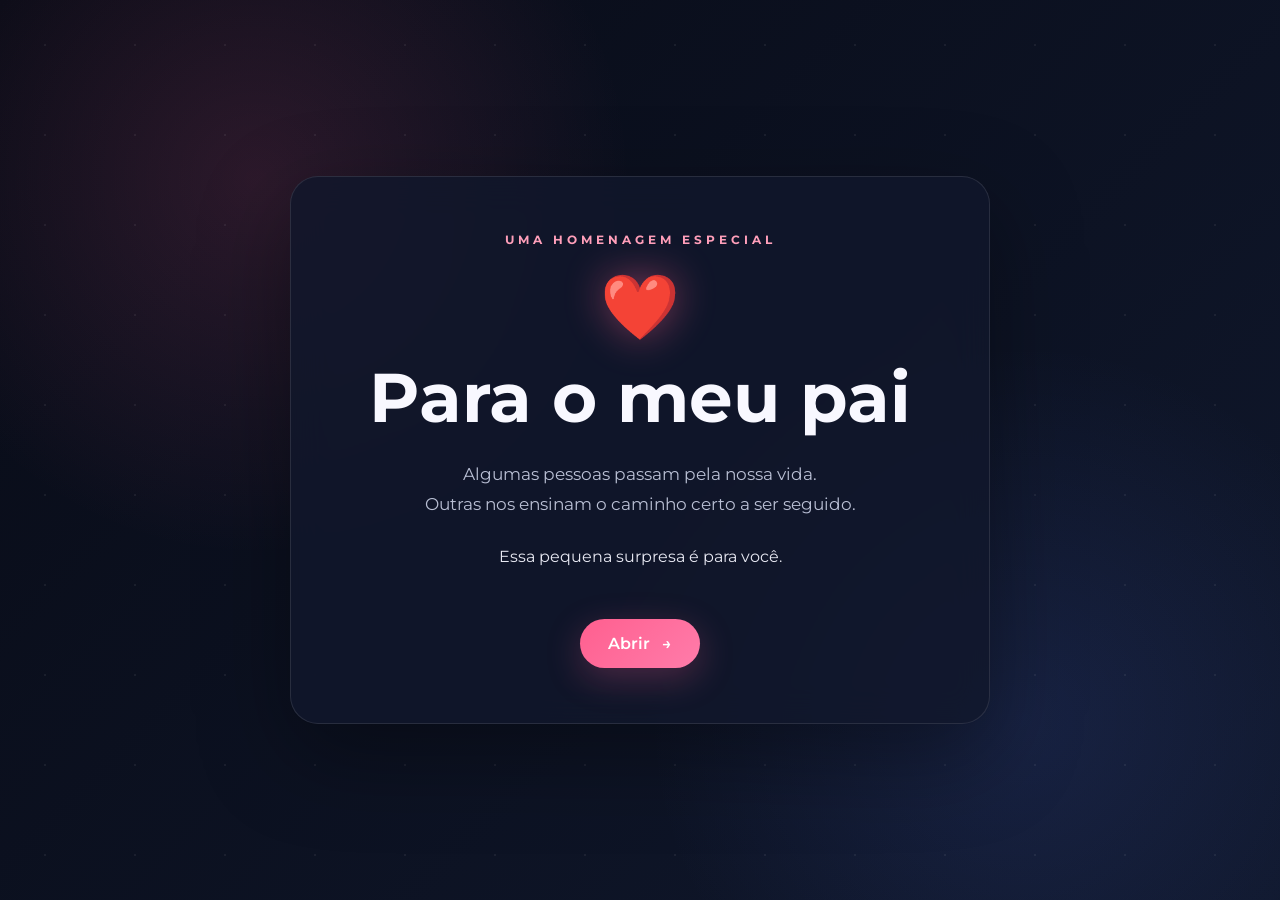
<file: index.html>
<!DOCTYPE html>
<html lang="pt-BR">
<head>
  <meta charset="UTF-8">
  <meta name="viewport" content="width=device-width, initial-scale=1.0">
  <title>Para o senhor papai ❤️</title>
  <link rel="stylesheet" href="css/style.css">
</head>
<body class="home">
  <div class="background-hearts"></div>

  <main class="screen hero">
    <div class="card intro-card">
      <span class="small-title">UMA HOMENAGEM ESPECIAL</span>
      <div class="heart-icon">❤️</div>
      <h1>Para o meu pai</h1>
      <p class="subtitle">Algumas pessoas passam pela nossa vida.<br>Outras nos ensinam o caminho certo a ser seguido.</p>
      <p class="dedication">Essa pequena surpresa é para você.</p>
      <a class="btn" href="tela2.html">Abrir <span>→</span></a>
    </div>
  </main>

  <script src="js/script.js"></script>
</body>
</html>
</file>
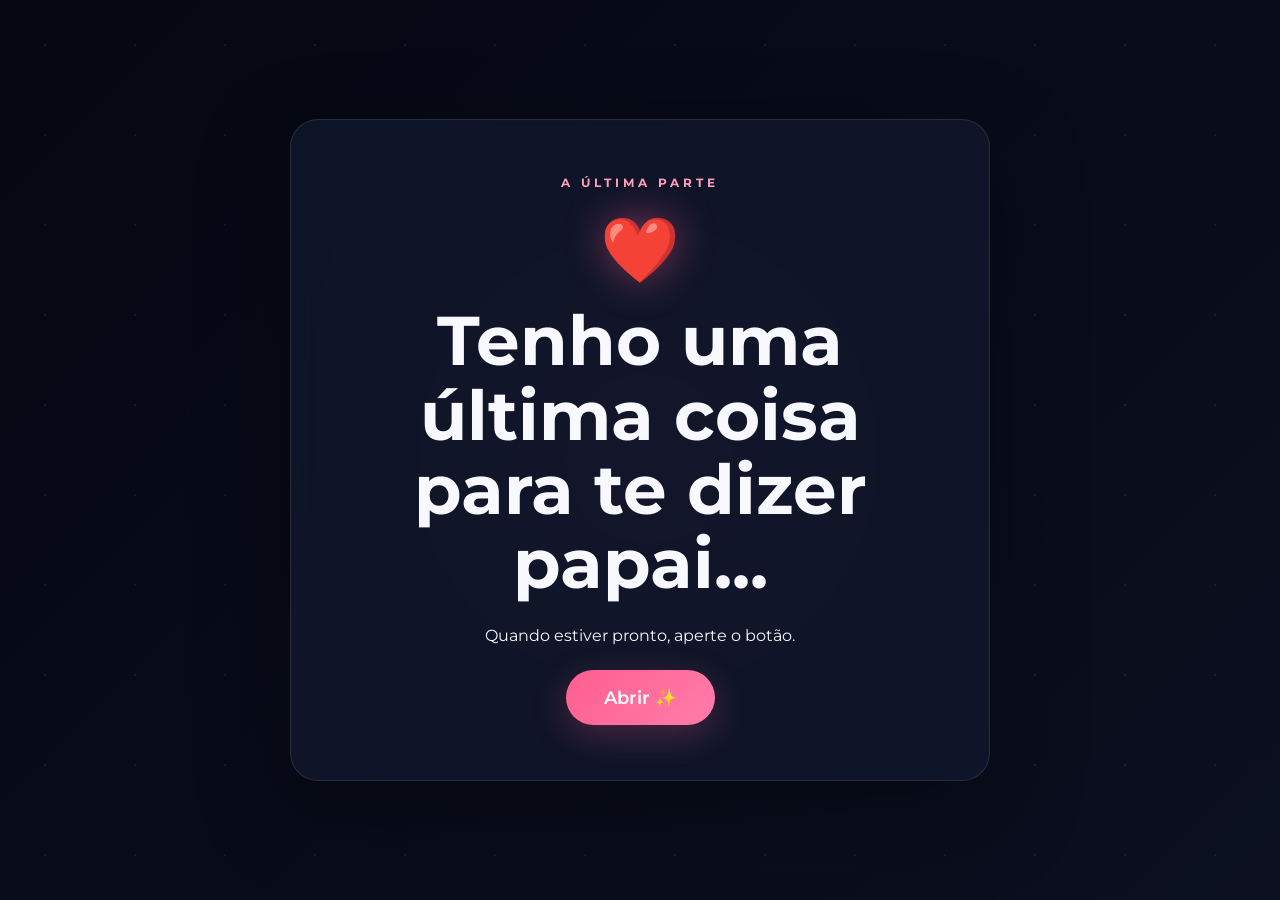
<file: final.html>
<!DOCTYPE html>
<html lang="pt-BR">
<head>
  <meta charset="UTF-8">
  <meta name="viewport" content="width=device-width, initial-scale=1.0">
  <title>A última coisa ❤️</title>
  <link rel="stylesheet" href="css/style.css">
</head>
<body class="final-page">
  <div id="particles"></div>
  <div id="hearts"></div>
  <div class="glow"></div>

  <main class="screen final-screen">
    <div id="before-open" class="final-card reveal">
      <span class="small-title">A ÚLTIMA PARTE</span>
      <div class="big-heart">❤️</div>
      <h1>Tenho uma última coisa para te dizer papai...</h1>
      <p>Quando estiver pronto, aperte o botão.</p>
      <button id="openFinal" class="btn special-btn">Abrir ✨</button>
    </div>

    <div id="after-open" class="final-message">
      <span class="small-title">PARA VOCÊ, PAPAI</span>

      <div class="message-line line-1">Obrigado por tudo.</div>
      <div class="message-line line-2">Por tudo que você me ensinou.</div>
      <div class="message-line line-3">Por me mostrar que, por mais que a vida não seja fácil,</div>
      <div class="message-line line-4">a gente precisa continuar seguindo em frente SEMPRE!</div>

      <div class="final-love">
        <span>Eu te amo, papai.</span>
      </div>

      <p class="never">
        Eu não trocaria você por nada nessa vida.
      </p>

      <div class="santa">⚽ ❤️🤍🖤</div>
      <p class="happy">Feliz Dia dos Pais!</p>
      <p class="signature">Com todo meu amor Luis Henrique.</p>
    </div>
  </main>

  <script src="js/script.js"></script>
</body>
</html>
</file>
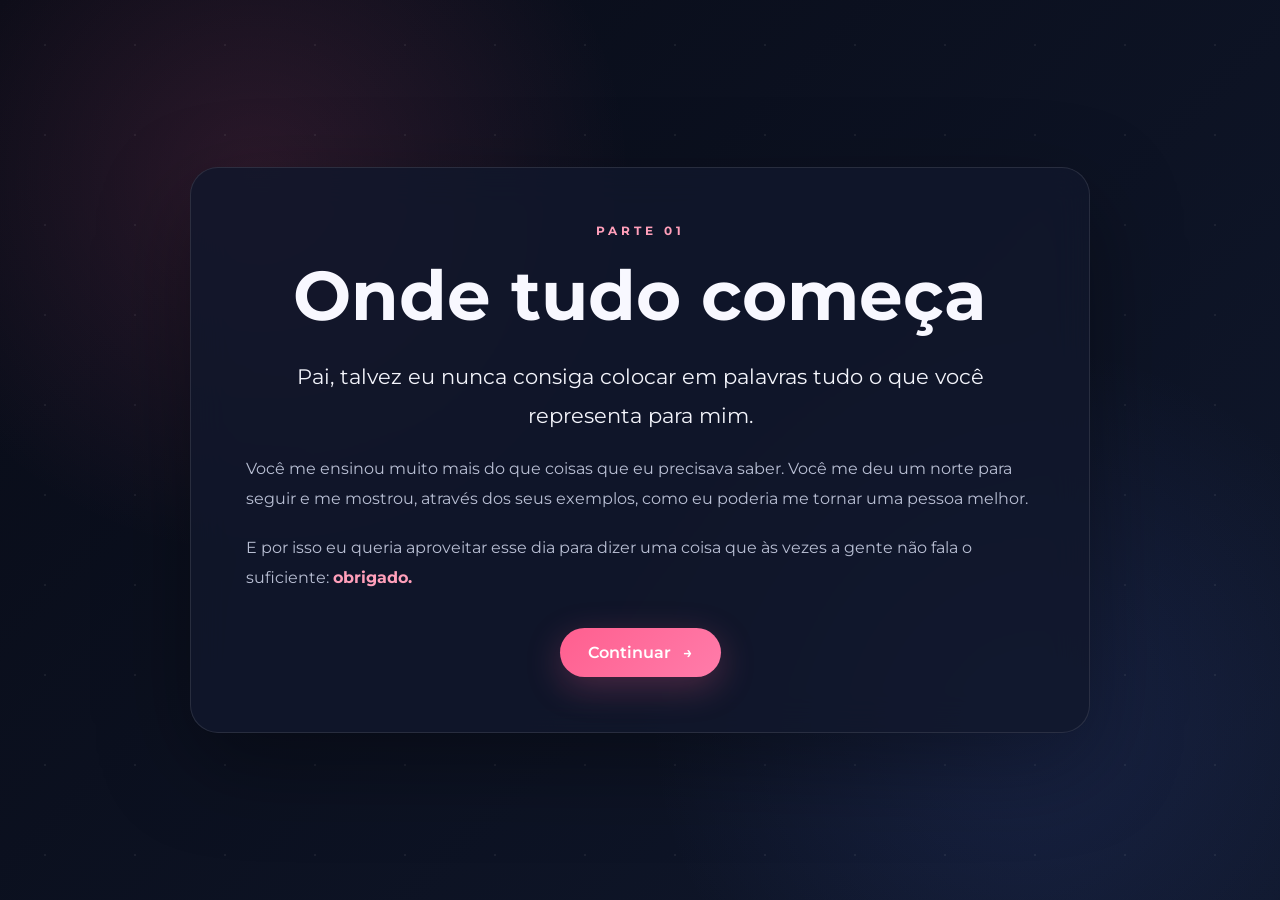
<file: tela2.html>
<!DOCTYPE html>
<html lang="pt-BR">
<head>
  <meta charset="UTF-8">
  <meta name="viewport" content="width=device-width, initial-scale=1.0">
  <title>Onde tudo começa ❤️</title>
  <link rel="stylesheet" href="css/style.css">
</head>
<body>
  <main class="screen">
    <div class="content-card reveal">
      <span class="small-title">PARTE 01</span>
      <h1>Onde tudo começa</h1>

      <p class="big-text">
        Pai, talvez eu nunca consiga colocar em palavras tudo o que você
        representa para mim.
      </p>

      <p>
        Você me ensinou muito mais do que coisas que eu precisava saber.
        Você me deu um norte para seguir e me mostrou, através dos seus
        exemplos, como eu poderia me tornar uma pessoa melhor.
      </p>

      <p>
        E por isso eu queria aproveitar esse dia para dizer uma coisa que
        às vezes a gente não fala o suficiente:
        <strong>obrigado.</strong>
      </p>

      <a class="btn" href="tela3.html">Continuar <span>→</span></a>
    </div>
  </main>
  <script src="js/script.js"></script>
</body>
</html>
</file>
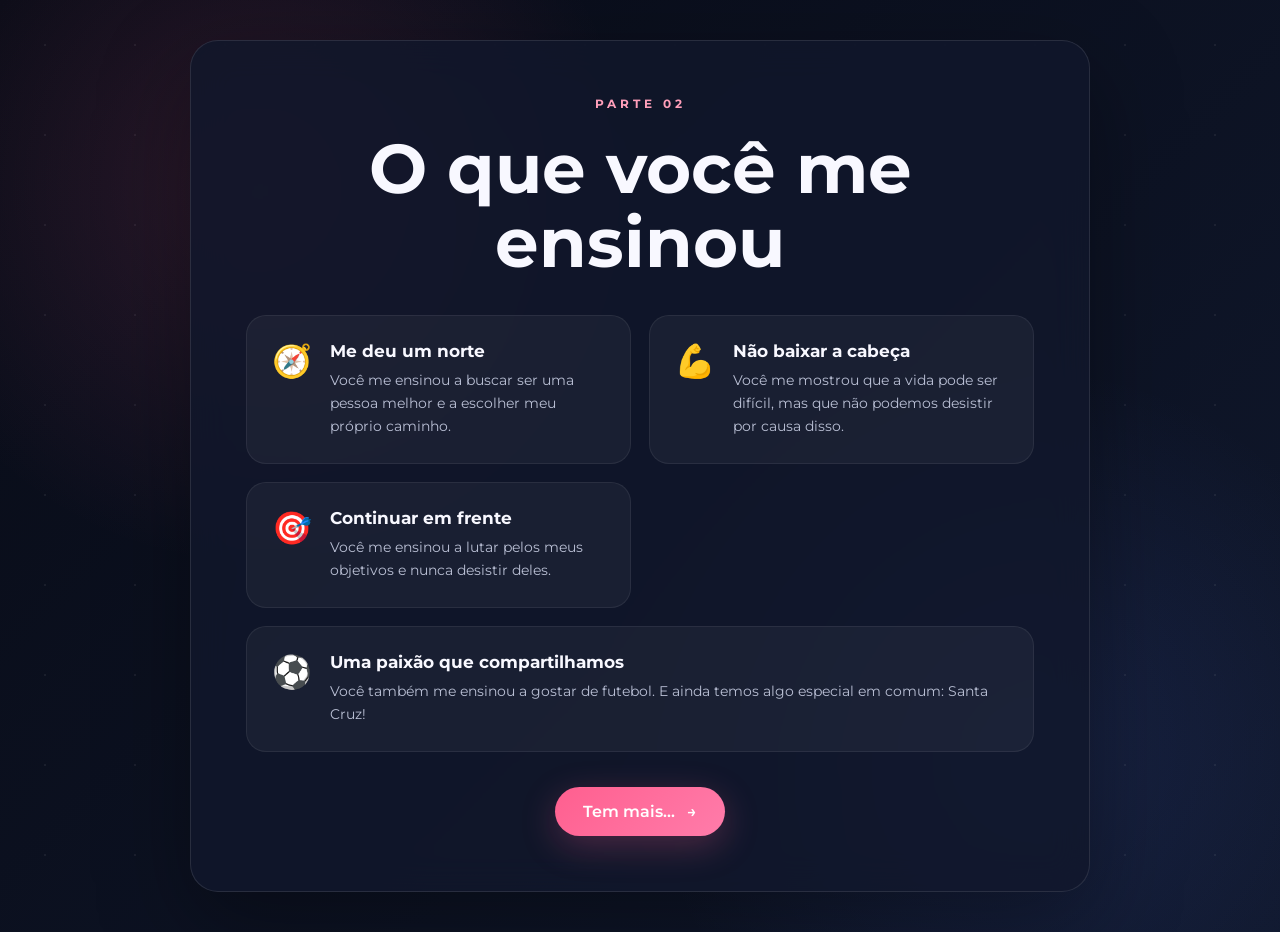
<file: tela3.html>
<!DOCTYPE html>
<html lang="pt-BR">
<head>
  <meta charset="UTF-8">
  <meta name="viewport" content="width=device-width, initial-scale=1.0">
  <title>O que você me ensinou ❤️</title>
  <link rel="stylesheet" href="css/style.css">
</head>
<body>
  <main class="screen">
    <div class="content-card wide reveal">
      <span class="small-title">PARTE 02</span>
      <h1>O que você me ensinou</h1>

      <div class="lessons">
        <article class="lesson">
          <div class="lesson-icon">🧭</div>
          <div>
            <h2>Me deu um norte</h2>
            <p>Você me ensinou a buscar ser uma pessoa melhor e a escolher meu próprio caminho.</p>
          </div>
        </article>

        <article class="lesson">
          <div class="lesson-icon">💪</div>
          <div>
            <h2>Não baixar a cabeça</h2>
            <p>Você me mostrou que a vida pode ser difícil, mas que não podemos desistir por causa disso.</p>
          </div>
        </article>

        <article class="lesson">
          <div class="lesson-icon">🎯</div>
          <div>
            <h2>Continuar em frente</h2>
            <p>Você me ensinou a lutar pelos meus objetivos e nunca desistir deles.</p>
          </div>
        </article>

        <article class="lesson football">
          <div class="lesson-icon">⚽</div>
          <div>
            <h2>Uma paixão que compartilhamos</h2>
            <p>Você também me ensinou a gostar de futebol. E ainda temos algo especial em comum: Santa Cruz!</p>
          </div>
        </article>
      </div>

      <a class="btn" href="tela4.html">Tem mais... <span>→</span></a>
    </div>
  </main>
  <script src="js/script.js"></script>
</body>
</html>
</file>
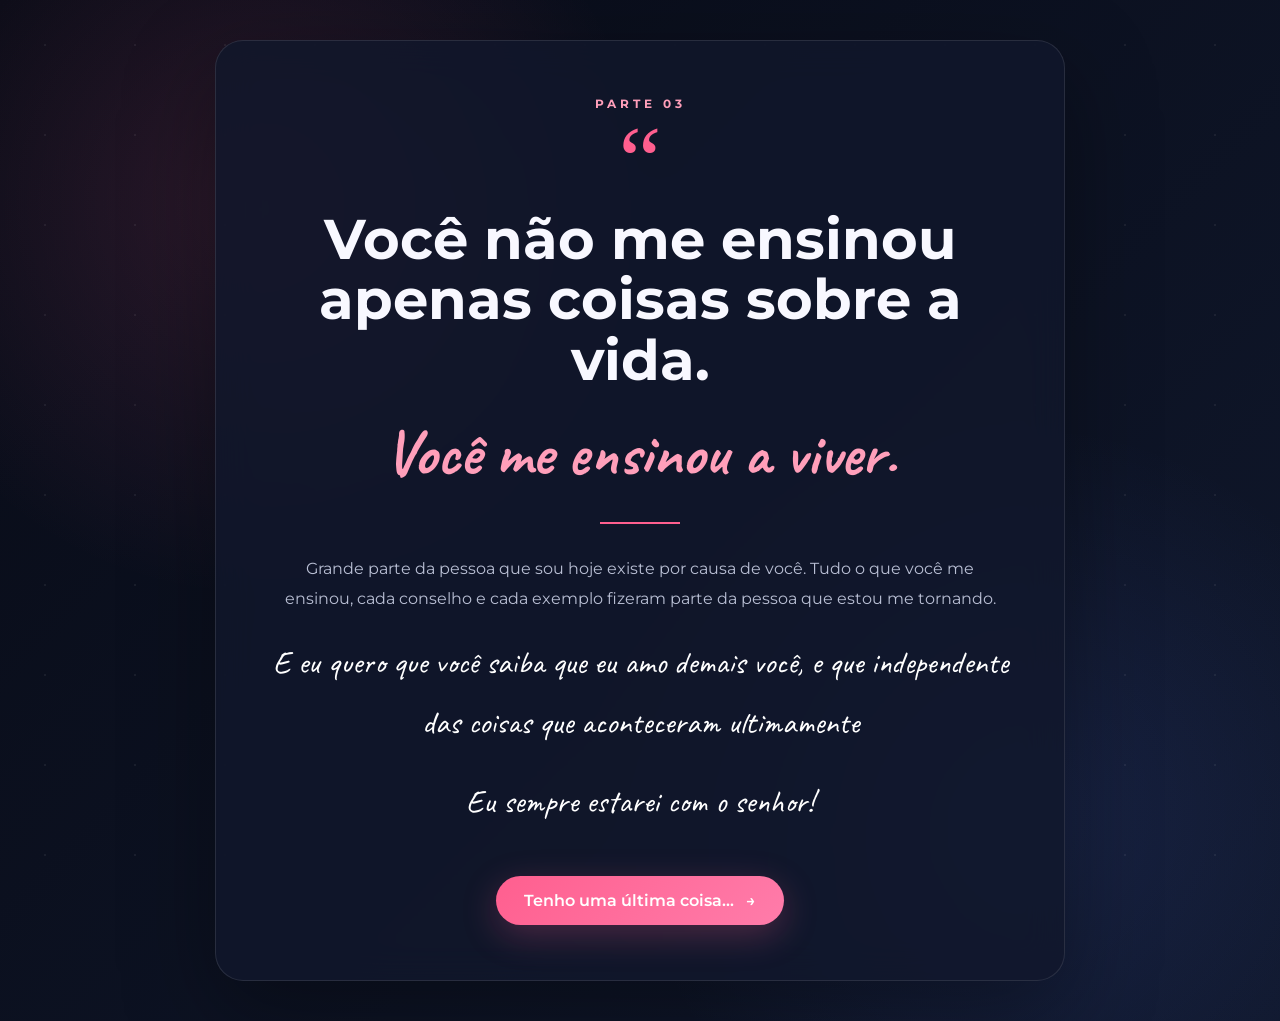
<file: tela4.html>
<!DOCTYPE html>
<html lang="pt-BR">
<head>
  <meta charset="UTF-8">
  <meta name="viewport" content="width=device-width, initial-scale=1.0">
  <title>O que você significa ❤️</title>
  <link rel="stylesheet" href="css/style.css">
</head>
<body class="meaning">
  <main class="screen">
    <div class="quote-card reveal">
      <span class="small-title">PARTE 03</span>
      <div class="quote-mark">“</div>
      <h1>Você não me ensinou apenas coisas sobre a vida.</h1>
      <h2>Você me ensinou a viver.</h2>

      <div class="divider"></div>

      <p>
        Grande parte da pessoa que sou hoje existe por causa de você.
        Tudo o que você me ensinou, cada conselho e cada exemplo fizeram
        parte da pessoa que estou me tornando.
      </p>

      <p class="highlight">
        E eu quero que você saiba que eu amo demais você,
        e que independente das coisas que aconteceram ultimamente 

        <p class="highlight">
          Eu sempre estarei com o senhor!</p>
      </p>

      <a class="btn" href="final.html">Tenho uma última coisa... <span>→</span></a>
    </div>
  </main>
  <script src="js/script.js"></script>
</body>
</html>
</file>
<file: css/style.css>
@import url('https://fonts.googleapis.com/css2?family=Caveat:wght@500;600;700&family=Montserrat:wght@400;500;600;700&display=swap');

:root {
  --bg: #080b16;
  --bg2: #10182d;
  --text: #f8f8ff;
  --muted: #b9bfd4;
  --accent: #ff5f8f;
  --accent2: #ff9fba;
  --gold: #ffd36a;
  --card: rgba(17, 23, 43, 0.84);
}

* {
  box-sizing: border-box;
  margin: 0;
  padding: 0;
}

html {
  scroll-behavior: smooth;
}

body {
  min-height: 100vh;
  color: var(--text);
  font-family: "Montserrat", sans-serif;
  background:
    radial-gradient(circle at 20% 20%, rgba(255, 95, 143, .14), transparent 30%),
    radial-gradient(circle at 80% 80%, rgba(90, 125, 255, .12), transparent 30%),
    linear-gradient(135deg, var(--bg), var(--bg2));
  overflow-x: hidden;
}

body::before {
  content: "";
  position: fixed;
  inset: 0;
  pointer-events: none;
  background-image:
    radial-gradient(circle, rgba(255,255,255,.8) 1px, transparent 1px);
  background-size: 90px 90px;
  opacity: .08;
}

.screen {
  min-height: 100vh;
  width: 100%;
  display: flex;
  align-items: center;
  justify-content: center;
  padding: 40px 20px;
}

.card,
.content-card,
.quote-card,
.final-card {
  width: min(900px, 100%);
  padding: 55px;
  border: 1px solid rgba(255,255,255,.1);
  border-radius: 28px;
  background: var(--card);
  backdrop-filter: blur(18px);
  box-shadow: 0 30px 90px rgba(0,0,0,.35);
  text-align: center;
}

.intro-card {
  max-width: 700px;
  animation: cardIn 1s ease both;
}

.small-title {
  display: block;
  color: var(--accent2);
  font-size: .75rem;
  font-weight: 700;
  letter-spacing: 4px;
  margin-bottom: 20px;
}

.heart-icon,
.big-heart {
  font-size: 4rem;
  margin: 5px 0 15px;
  animation: heartbeat 1.7s infinite;
  filter: drop-shadow(0 0 20px rgba(255,95,143,.45));
}

h1 {
  font-size: clamp(2.1rem, 6vw, 4.3rem);
  line-height: 1.08;
  margin-bottom: 25px;
}

h2 {
  line-height: 1.2;
}

.subtitle {
  color: var(--muted);
  font-size: 1.05rem;
  line-height: 1.8;
}

.dedication {
  margin: 28px 0;
  color: #e8e9f3;
}

.btn {
  display: inline-flex;
  align-items: center;
  justify-content: center;
  gap: 12px;
  margin-top: 25px;
  padding: 15px 28px;
  color: white;
  text-decoration: none;
  border: 0;
  border-radius: 999px;
  cursor: pointer;
  font: 600 1rem "Montserrat", sans-serif;
  background: linear-gradient(135deg, var(--accent), #ff7caa);
  box-shadow: 0 10px 35px rgba(255,95,143,.25);
  transition: .3s ease;
}

.btn:hover {
  transform: translateY(-4px) scale(1.03);
  box-shadow: 0 15px 45px rgba(255,95,143,.4);
}

.btn span {
  transition: transform .3s;
}

.btn:hover span {
  transform: translateX(4px);
}

.content-card {
  max-width: 950px;
  text-align: left;
}

.content-card > .small-title,
.content-card > h1,
.content-card > .big-text {
  text-align: center;
}

.content-card p {
  color: var(--muted);
  line-height: 1.9;
  margin: 18px 0;
}

.big-text {
  font-size: 1.3rem;
  color: #f3f4fb !important;
}

.content-card strong {
  color: var(--accent2);
}

.content-card .btn {
  display: flex;
  width: fit-content;
  margin: 35px auto 0;
}

.lessons {
  display: grid;
  grid-template-columns: 1fr 1fr;
  gap: 18px;
  margin-top: 35px;
}

.lesson {
  display: flex;
  gap: 18px;
  padding: 25px;
  border-radius: 20px;
  background: rgba(255,255,255,.045);
  border: 1px solid rgba(255,255,255,.07);
  transition: .3s;
}

.lesson:hover {
  transform: translateY(-5px);
  background: rgba(255,255,255,.075);
}

.lesson-icon {
  font-size: 2rem;
}

.lesson h2 {
  font-size: 1.05rem;
}

.lesson p {
  margin: 8px 0 0;
  font-size: .9rem;
  line-height: 1.6;
}

.football {
  grid-column: 1 / -1;
}

.quote-card {
  max-width: 850px;
}

.quote-mark {
  font-family: Georgia, serif;
  color: var(--accent);
  font-size: 6rem;
  line-height: .6;
  margin-bottom: 20px;
}

.quote-card h1 {
  font-size: clamp(2rem, 5vw, 3.5rem);
}

.quote-card h2 {
  color: var(--accent2);
  font-family: "Caveat", cursive;
  font-size: clamp(2.2rem, 6vw, 4rem);
}

.divider {
  width: 80px;
  height: 2px;
  margin: 30px auto;
  background: var(--accent);
}

.quote-card p {
  color: var(--muted);
  line-height: 1.9;
  margin: 18px 0;
}

.quote-card .highlight {
  color: #fff;
  font-family: "Caveat", cursive;
  font-size: 2rem;
}

.final-page {
  background:
    radial-gradient(circle at 50% 50%, rgba(255,95,143,.12), transparent 35%),
    linear-gradient(135deg, #050712, #0b1020);
}

.final-screen {
  position: relative;
  z-index: 2;
}

.final-card {
  max-width: 700px;
}

.final-message {
  display: none;
  max-width: 950px;
  text-align: center;
  opacity: 0;
}

.final-message.active {
  display: block;
  animation: finalAppear 1.5s ease forwards;
}

.message-line {
  opacity: 0;
  color: #e4e6f2;
  font-size: clamp(1rem, 2.4vw, 1.35rem);
  line-height: 1.7;
  margin: 8px 0;
}

.final-message.active .line-1 { animation: lineIn .8s 0.3s forwards; }
.final-message.active .line-2 { animation: lineIn .8s 1.2s forwards; }
.final-message.active .line-3 { animation: lineIn .8s 2.1s forwards; }
.final-message.active .line-4 { animation: lineIn .8s 3s forwards; }

.final-love {
  margin: 45px 0 20px;
  font-family: "Caveat", cursive;
  font-size: clamp(3.4rem, 9vw, 7rem);
  font-weight: 700;
  color: white;
  text-shadow:
    0 0 15px rgba(255,95,143,.6),
    0 0 50px rgba(255,95,143,.35);
  opacity: 0;
}

.final-message.active .final-love {
  animation: loveIn 1.2s 4s forwards;
}

.never {
  opacity: 0;
  color: var(--accent2);
  font-family: "Caveat", cursive;
  font-size: 2rem;
}

.final-message.active .never {
  animation: lineIn 1s 5s forwards;
}

.santa,
.happy,
.signature {
  opacity: 0;
}

.final-message.active .santa {
  animation: lineIn 1s 5.8s forwards;
  margin-top: 28px;
  font-size: 2rem;
}

.final-message.active .happy {
  animation: lineIn 1s 6.3s forwards;
  font-size: 1.4rem;
  margin-top: 15px;
  font-weight: 700;
}

.final-message.active .signature {
  animation: lineIn 1s 6.8s forwards;
  margin-top: 12px;
  color: var(--muted);
}

.special-btn {
  font-size: 1.1rem;
  padding: 17px 38px;
}

#particles,
#hearts {
  position: fixed;
  inset: 0;
  pointer-events: none;
  overflow: hidden;
  z-index: 1;
}

.particle {
  position: absolute;
  width: 5px;
  height: 5px;
  border-radius: 50%;
  background: white;
  animation: particleFall linear forwards;
}

.floating-heart {
  position: absolute;
  bottom: -50px;
  font-size: 1.4rem;
  animation: floatHeart linear forwards;
  opacity: 0;
}

.glow {
  position: fixed;
  width: 500px;
  height: 500px;
  left: 50%;
  top: 50%;
  transform: translate(-50%, -50%);
  border-radius: 50%;
  background: rgba(255,95,143,.15);
  filter: blur(80px);
  opacity: 0;
  pointer-events: none;
}

.glow.active {
  animation: glowPulse 4s ease forwards;
}

.reveal {
  animation: cardIn 1s ease both;
}

@keyframes cardIn {
  from { opacity: 0; transform: translateY(30px) scale(.97); }
  to { opacity: 1; transform: translateY(0) scale(1); }
}

@keyframes heartbeat {
  0%, 100% { transform: scale(1); }
  15% { transform: scale(1.15); }
  30% { transform: scale(1); }
}

@keyframes finalAppear {
  from { opacity: 0; transform: scale(.95); }
  to { opacity: 1; transform: scale(1); }
}

@keyframes lineIn {
  from { opacity: 0; transform: translateY(15px); }
  to { opacity: 1; transform: translateY(0); }
}

@keyframes loveIn {
  0% { opacity: 0; transform: scale(.5); }
  65% { opacity: 1; transform: scale(1.12); }
  100% { opacity: 1; transform: scale(1); }
}

@keyframes particleFall {
  from { transform: translateY(-20px); opacity: 0; }
  15% { opacity: 1; }
  to { transform: translateY(105vh); opacity: 0; }
}

@keyframes floatHeart {
  0% { transform: translateY(0) scale(.7) rotate(0deg); opacity: 0; }
  15% { opacity: .8; }
  100% { transform: translateY(-110vh) scale(1.3) rotate(20deg); opacity: 0; }
}

@keyframes glowPulse {
  0% { opacity: 0; transform: translate(-50%, -50%) scale(.5); }
  40% { opacity: 1; transform: translate(-50%, -50%) scale(1.2); }
  100% { opacity: .45; transform: translate(-50%, -50%) scale(1); }
}

@media (max-width: 700px) {
  .card, .content-card, .quote-card, .final-card {
    padding: 35px 22px;
    border-radius: 22px;
  }

  .lessons {
    grid-template-columns: 1fr;
  }

  .football {
    grid-column: auto;
  }

  .lesson {
    padding: 20px;
  }

  .screen {
    padding: 25px 14px;
  }
}
</file>
